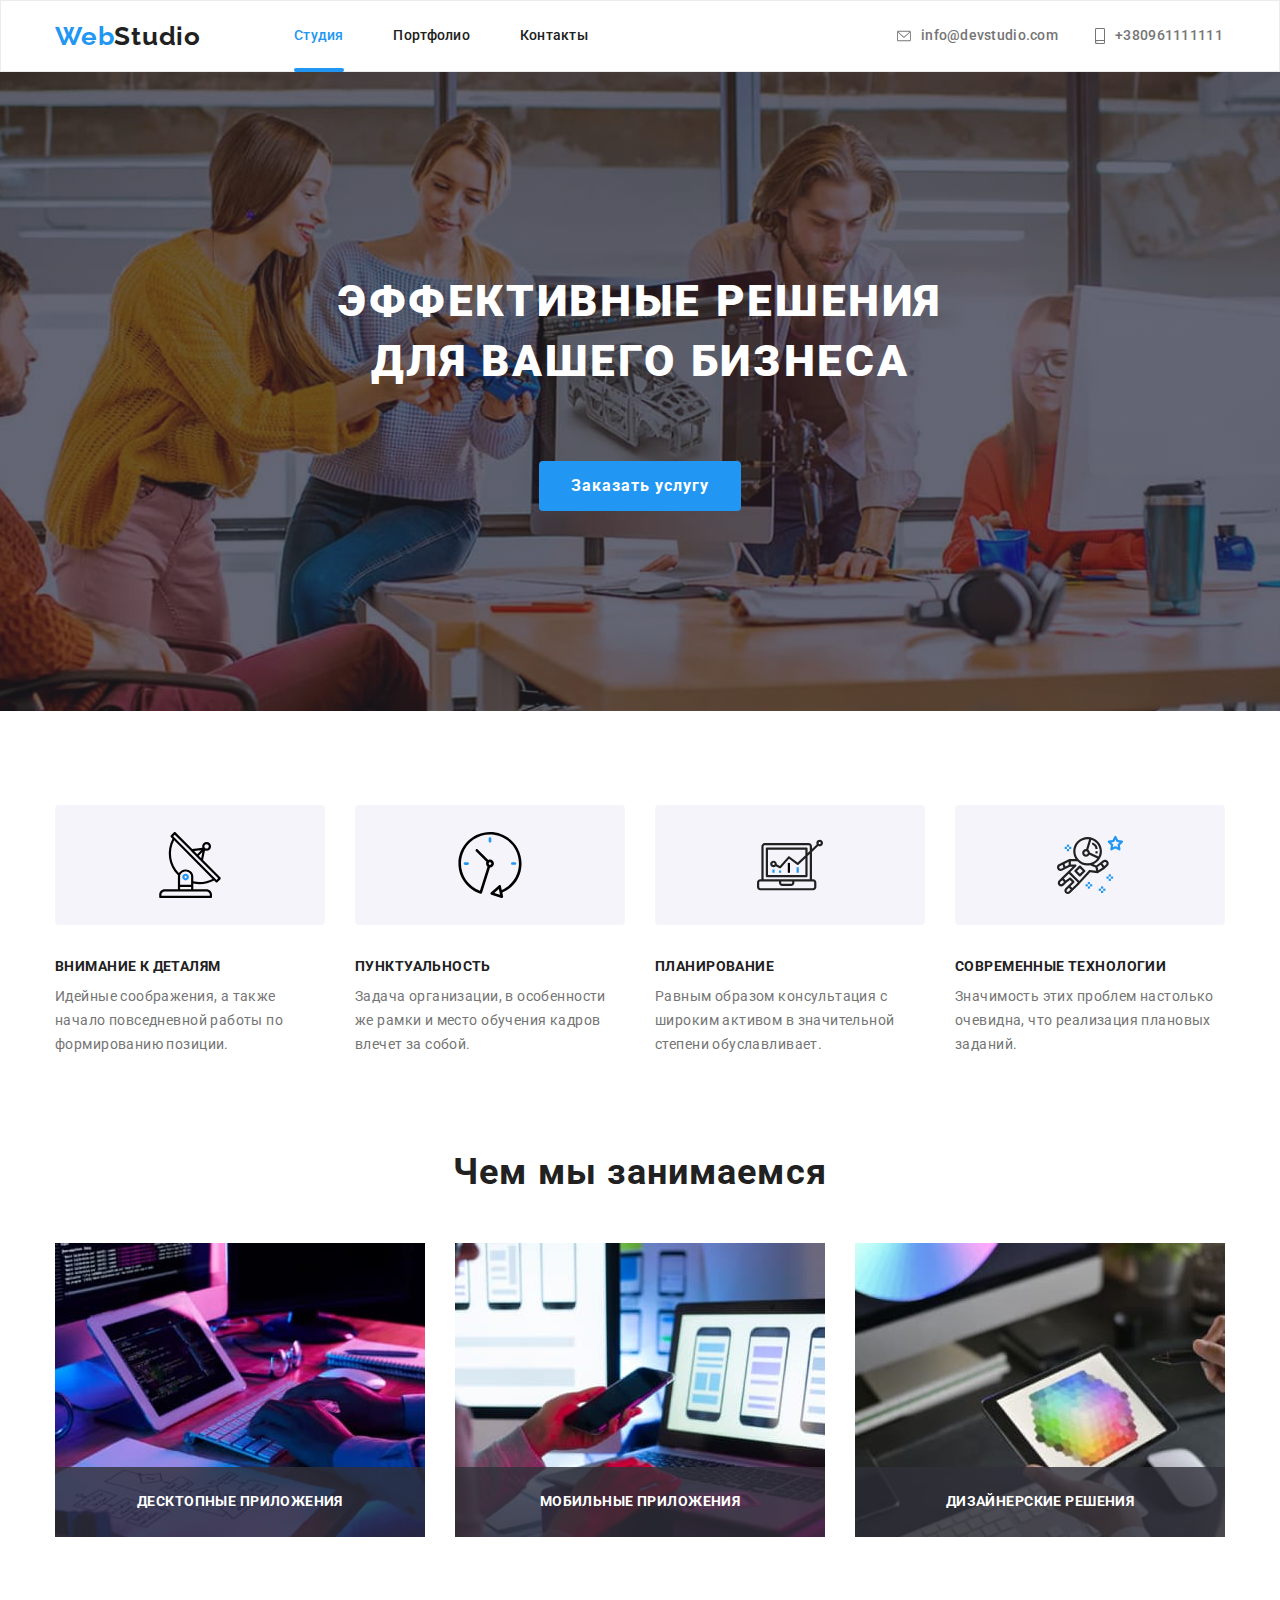
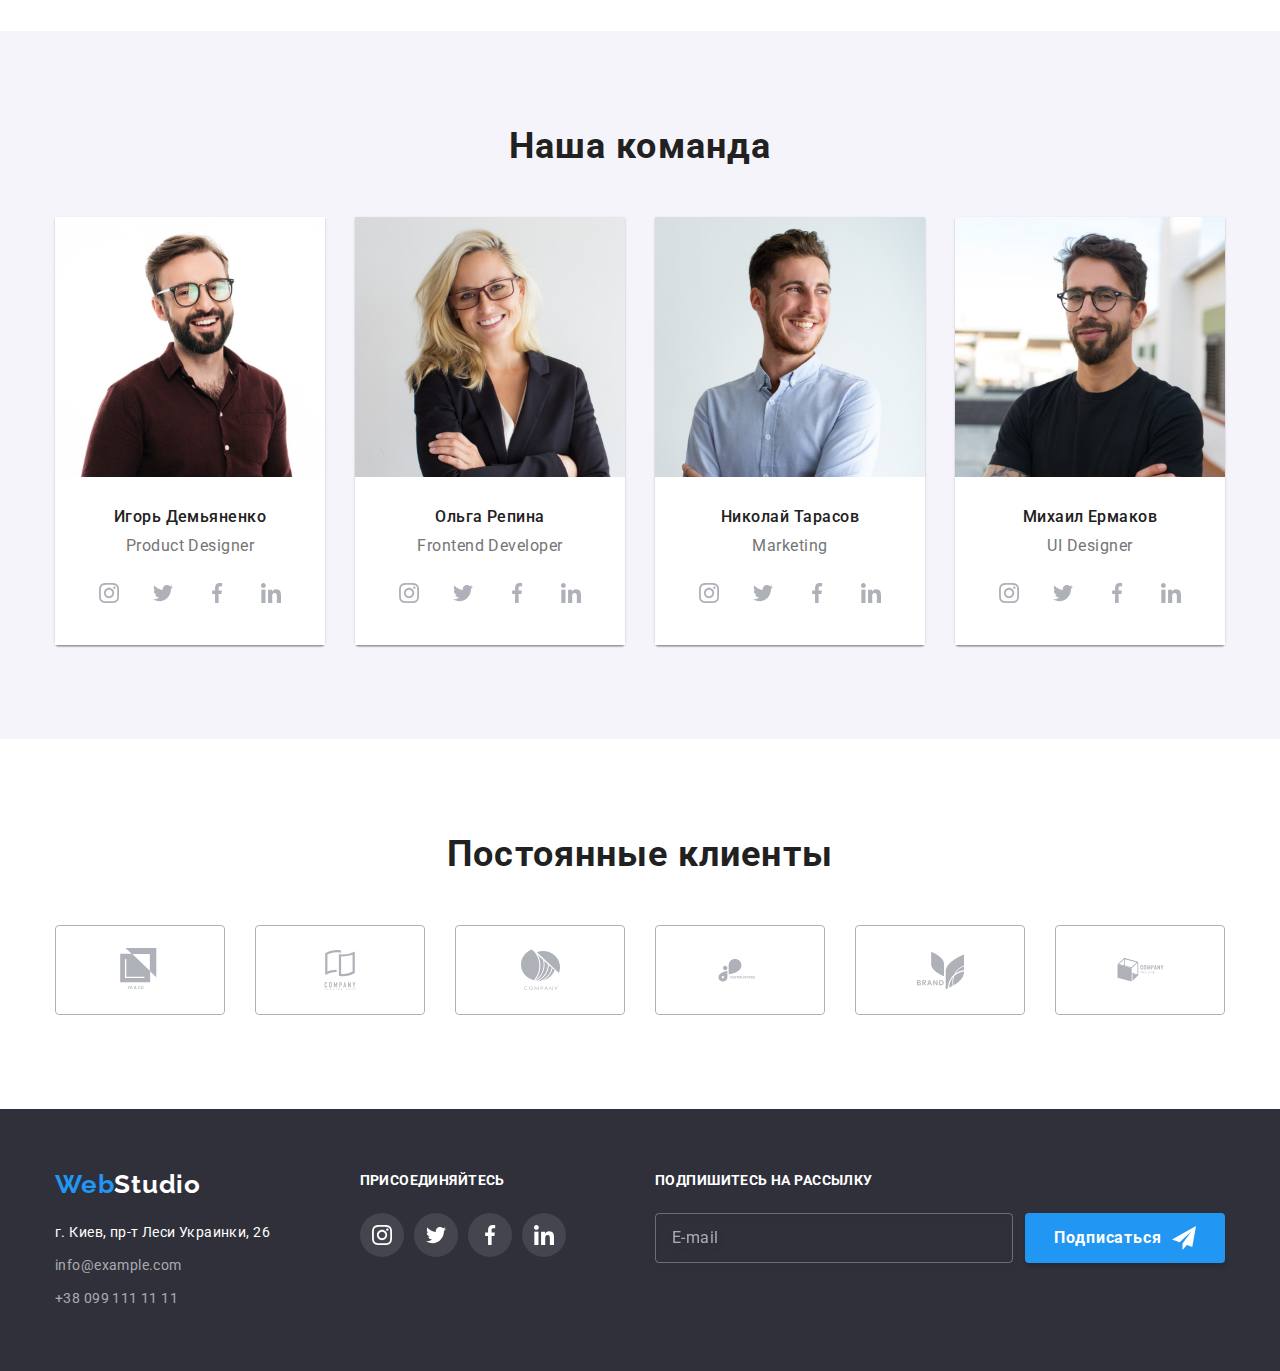
<file: index.html>
<!DOCTYPE html>
<html lang="ru">
<head>
    <meta charset="UTF-8">
    <meta name="viewport" content="width=device-width, initial-scale=1.0">
    <title>WebStudio</title>
    <link rel="preconnect" href="https://fonts.gstatic.com">
    <link href="https://fonts.googleapis.com/css2?family=Raleway:wght@600&family=Roboto:wght@400;500;700;900&display=swap"
        rel="stylesheet">
        <link rel="stylesheet" href="https://cdnjs.cloudflare.com/ajax/libs/modern-normalize/1.0.0/modern-normalize.min.css" />
    <link rel="stylesheet" href="./css/styles.css" />
</head>
<body class="body studio">
        <header class="header">
            <div class="container">
              <nav class="site-nav">
                <a class="header-logo" href="./index.html"><span>Web</span>Studio</a>
                <ul class="nav-list">
                    <li class="nav-list-item">
                        <a class="nav-list-link current" href="./index.html">Студия</a>
                    </li>
                    <li class="nav-list-item">
                        <a class="nav-list-link" href="./portfolio.html">Портфолио</a>
                    </li>
                    <li class="nav-list-item">
                        <a class="nav-list-link" href="#">Контакты</a>
                    </li>
                </ul>
              </nav>
            <address class="header-address">
                <ul class="header-adress-list">
                    <li>
                        <a class="header-mail" href="tomail:info@devstudio.com">
                            <svg class="mail-icon" width="16" height="12">
                                <use href="./image/sprite.svg#mail"></use>
                            </svg>
                            info@devstudio.com</a>
                    </li>
                    <li>
                        <a class="header-tel" href="tel:+380961111111">
                            <svg class="phone-icon" width="10" height="16">
                                <use href="./image/sprite.svg#phone"></use>
                            </svg>
                            +380961111111</a>
                    </li>
                </ul>
            </address>
        </div>
        
    </header>
    <main class="main studio">
        <section class="hero">
            <div class="container">
                <h1 class="hero-title">Эффективные решения <br> для вашего бизнеса</h1><!-- Возможно не <br> ,а css-->
                <button type="button" class="hero-btn" data-modal-open>Заказать услугу</button>
            </div>
        </section>

        <section class="about">
            <div class="container">
                <ul class="about-list">
                    <li class="about-list-item">
                        <svg class="about-list-image" width="70" height="70">
                            <use href="./image/sprite.svg#antenna"></use>
                        </svg>
                        <h3 class="about-subtitle">Внимание к деталям</h3>
                        <p class="about-description">Идейные соображения, а также начало повседневной работы по формированию позиции.
                        </p>
                    </li>
                    <li class="about-list-item">
                        <svg class="about-list-image" width="70" height="70">
                            <use href="./image/sprite.svg#clock"></use>
                        </svg>
                        <h3 class="about-subtitle">Пунктуальность</h3>
                        <p class="about-description">Задача организации, в особенности же рамки и место обучения кадров влечет за собой.
                        </p>
                    </li>
                
                    <li class="about-list-item">
                        <svg class="about-list-image" width="70" height="70">
                            <use href="./image/sprite.svg#diagram"></use>
                        </svg>
                        <h3 class="about-subtitle">Планирование</h3>
                        <p class="about-description">Равным образом консультация с широким активом в значительной степени обуславливает.
                        </p>
                    </li>
                    <li class="about-list-item">
                        <svg class="about-list-image" width="70" height="70">
                            <use href="./image/sprite.svg#astronaut"></use>
                        </svg>
                        <h3 class="about-subtitle">Современные технологии</h3>
                        <p class="about-description">Значимость этих проблем настолько очевидна, что реализация плановых заданий.</p>
                    </li>
                </ul>
                <h2 class="about-title">Чем мы занимаемся</h2>
                <ul class="about-images">
                    <li class="about-images-item">
                        <img src="./image/img.jpg" alt="человек работает за компьютером" width="370" height="294">
                        <p class="about-image-description">Десктопные приложения</p>
                    </li>
                    <li class="about-images-item">
                        <img src="./image/img(1).jpg" alt="человек с телефоном в руках" width="370" height="294">
                        <p class="about-image-description">Мобильные приложения</p>
                    </li>
                    <li class="about-images-item">
                        <img src="./image/img(2).jpg" alt="планшет в руках" width="370" height="294">
                        <p class="about-image-description">Дизайнерские решения</p>
                    </li>
                </ul>
            </div>
            

        </section>

        <section class="command">
            <div class="container">
                <h2 class="command-title">Наша команда</h2>
                <ul class="command-list">
                    <li class="command-list-item">
                        <img src="./image/img(3).jpg" alt="Фото Игорь Демьяненко" width="270" height="260">
                        <div class="command-card-description">
                            <h3 class="command-list-name">Игорь Демьяненко</h3>
                            <p class="command-description">Product Designer</p>
                            <ul class="social-list">
                                <li class="social-list-item">
                                    <a class="social-link" href="#">
                                        <svg class="social-link-logo">
                                            <use href="./image/sprite.svg#instagram"> </use>
                                        </svg>
                                    </a>
                                </li>

                                <li class="social-links-item">
                                    <a class="social-link" href="#">
                                        <svg class="social-link-logo">
                                            <use href="./image/sprite.svg#twitter"> </use>
                                        </svg>
                                    </a>
                                </li>
                                <li class="social-links-item">
                                    <a class="social-link" href="#">
                                        <svg class="social-link-logo">
                                            <use href="./image/sprite.svg#facebook"> </use>
                                        </svg>
                                    </a>
                                </li>
                                <li class="social-links-item">
                                    <a class="social-link" href="#">
                                        <svg class="social-link-logo">
                                            <use href="./image/sprite.svg#linkedin"> </use>
                                        </svg>
                                    </a>
                                </li>
                            </ul>
                        </div>
                    </li>
                    <li class="command-list-item">
                        <img src="./image/img(4).jpg" alt="Фото Ольга Репина" width="270" height="260">
                        <div class="command-card-description">
                            <h3 class="command-list-name">Ольга Репина</h3>
                            <p class="command-description">Frontend Developer</p>
                            <ul class="social-list">
                                <li class="social-list-item">
                                    <a class="social-link" href="#">
                                        <svg class="social-link-logo">
                                            <use href="./image/sprite.svg#instagram"> </use>
                                        </svg>
                                    </a>
                                </li>
                            
                                <li class="social-links-item">
                                    <a class="social-link" href="#">
                                        <svg class="social-link-logo">
                                            <use href="./image/sprite.svg#twitter"> </use>
                                        </svg>
                                    </a>
                                </li>
                                <li class="social-links-item">
                                    <a class="social-link" href="#">
                                        <svg class="social-link-logo">
                                            <use href="./image/sprite.svg#facebook"> </use>
                                        </svg>
                                    </a>
                                </li>
                                <li class="social-links-item">
                                    <a class="social-link" href="#">
                                        <svg class="social-link-logo">
                                            <use href="./image/sprite.svg#linkedin"> </use>
                                        </svg>
                                    </a>
                                </li>
                            </ul>
                        </div>
                    </li>
                    <li class="command-list-item">
                        <img src="./image/img(5).jpg" alt="Фото Николай Тарасов" width="270" height="260">
                        <div class="command-card-description">
                            <h3 class="command-list-name">Николай Тарасов</h3>
                        <p class="command-description">Marketing</p>
                        <ul class="social-list">
                            <li class="social-list-item">
                                <a class="social-link" href="#">
                                    <svg class="social-link-logo">
                                        <use href="./image/sprite.svg#instagram"> </use>
                                    </svg>
                                </a>
                            </li>
                        
                            <li class="social-links-item">
                                <a class="social-link" href="#">
                                    <svg class="social-link-logo">
                                        <use href="./image/sprite.svg#twitter"> </use>
                                    </svg>
                                </a>
                            </li>
                            <li class="social-links-item">
                                <a class="social-link" href="#">
                                    <svg class="social-link-logo">
                                        <use href="./image/sprite.svg#facebook"> </use>
                                    </svg>
                                </a>
                            </li>
                            <li class="social-links-item">
                                <a class="social-link" href="#">
                                    <svg class="social-link-logo">
                                        <use href="./image/sprite.svg#linkedin"> </use>
                                    </svg>
                                </a>
                            </li>
                        </ul>
                       </div>
                    </li>
                    <li class="command-list-item">
                        <img src="./image/img(6).jpg" alt="Фото Михаил Ермаков" width="270" height="260">
                        <div class="command-card-description">
                            <h3 class="command-list-name">Михаил Ермаков</h3>
                            <p class="command-description">UI Designer</p>
                            <ul class="social-list">
                                <li class="social-list-item">
                                    <a class="social-link" href="#">
                                        <svg class="social-link-logo">
                                            <use href="./image/sprite.svg#instagram"> </use>
                                        </svg>
                                    </a>
                                </li>
                            
                                <li class="social-links-item">
                                    <a class="social-link" href="#">
                                        <svg class="social-link-logo">
                                            <use href="./image/sprite.svg#twitter"> </use>
                                        </svg>
                                    </a>
                                </li>
                                <li class="social-links-item">
                                    <a class="social-link" href="#">
                                        <svg class="social-link-logo">
                                            <use href="./image/sprite.svg#facebook"> </use>
                                        </svg>
                                    </a>
                                </li>
                                <li class="social-links-item">
                                    <a class="social-link" href="#">
                                        <svg class="social-link-logo">
                                            <use href="./image/sprite.svg#linkedin"> </use>
                                        </svg>
                                    </a>
                                </li>
                            </ul>
                        </div>
                    </li>
                </ul>
            </div>   
        </section>

        <section class="clients">
            <div class="container">
                <h2 class="clients-title">Постоянные клиенты</h2>
                    <ul class="clients-list">
                        <li class="clients-list-item">
                            <a class="clients-list-link" href="#">
                            <svg class= "clients-list-logo" width="44" height="50">
                                <use href="./image/sprite.svg#logo-1"></use>
                            </svg>
                            </a>
                        </li>

                        <li class="clients-list-item">
                            <a class="clients-list-link" href="#">
                                <svg class="clients-list-logo" width="40" height="52">
                                    <use href="./image/sprite.svg#logo-2"></use>
                                </svg>
                            </a>
                        </li>

                        <li class="clients-list-item">
                            <a class="clients-list-link" href="#">
                                <svg class="clients-list-logo" width="41" height="42">
                                    <use href="./image/sprite.svg#logo-3"></use>
                                </svg>
                            </a>
                        </li>

                        <li class="clients-list-item">
                            <a class="clients-list-link" href="#">
                                <svg class="clients-list-logo" width="80" height="43">
                                    <use href="./image/sprite.svg#logo-4"></use>
                                </svg>
                            </a>
                        </li>

                        <li class="clients-list-item">
                            <a class="clients-list-link" href="#">
                                <svg class="clients-list-logo" width="59" height="47">
                                    <use href="./image/sprite.svg#logo-5"></use>
                                </svg>
                            </a>
                        </li>

                        <li class="clients-list-item">
                            <a class="clients-list-link" href="#">
                                <svg class="clients-list-logo" width="89" height="46">
                                    <use href="./image/sprite.svg#logo-6"></use>
                                </svg>
                            </a>
                        </li>
                            
                            
                            
                    </ul>
            </div>

        </section>

    </main>

    <footer class="footer">
        <div class="container">
            <div class="address-list" >
                <a class="footer-logo" href="./index.html"><span>Web</span>Studio</a>
                <address class="address">
                    <p class="address-item">г. Киев, пр-т Леси Украинки, 26</p>
                    <a class="footer-mail" href="mailto:info@example.com">info@example.com</a>
                    <a class="footer-tel" href="tel:+380991111111">+38 099 111 11 11</a>
                </address>
            </div>
            <div class="social-content">
                <b class="heading-text">присоединяйтесь</b>
                <ul class="footer-social-list">
                    <li>
                    <a class="social-link" href="#">
                        <svg class="social-link-logo">
                            <use href="./image/sprite.svg#instagram"> </use>
                        </svg>
                    </a>
                    </li>

                    <li>
                        <a class="social-link" href="#">
                            <svg class="social-link-logo">
                                <use href="./image/sprite.svg#twitter"> </use>
                            </svg>
                        </a>
                    </li>
                    <li>
                        <a class="social-link" href="#">
                            <svg class="social-link-logo">
                                <use href="./image/sprite.svg#facebook"> </use>
                            </svg>
                        </a>
                    </li>
                    <li>
                        <a class="social-link" href="#">
                            <svg class="social-link-logo">
                                <use href="./image/sprite.svg#linkedin"> </use>
                            </svg>
                        </a>
                    </li>
                </ul>
            </div>

            <form>
                <b class="subscribe-text">Подпишитесь на рассылку </b>
                    <div class="subscribe-field">
                        <input class="input-subscribe" type="email" name="subscribe" placeholder="E-mail">
                            <button type="submit" class="footer-submit-btn">Подписаться
                                <svg class="icon-send" width="24" height="24">
                                    <use href="./image/sprite.svg#icon-send"></use>
                                </svg>
                            </button>
                    </div>
            </form>
        </div>
        
    </footer>

    <div class="backdrop is-hidden" data-modal>
        <div class="modal">
            <button type="button" class="close-btn" data-modal-close>
                <svg class="modal-close" width="18" height="18">
                    <use href="./image/sprite.svg#icon-close"></use>
                    </svg>
            </button>
         <form class="modal-form" autocomplete="off">
             <b class="form-text">Оставьте свои данные, мы вам перезвоним</b>
            <label class="form-label">Имя
                <span class="modal-wrapper">
            <input class="form-input" type="text" name="name">
            <svg class="form-icon" width="18" height="18">
                <use href="./image/sprite.svg#icon-person"></use>
            </svg>
            </span>
            </label>

            <label class="form-label">Телефон
                <span class="modal-wrapper">
            <input class="form-input" type="tel" name="tel">
                        <svg class="form-icon" width="18" height="18">
                            <use href="./image/sprite.svg#icon-phone"></use>
                        </svg>
                        </span>
            </label>

            <label class="form-label">Почта
                <span class="modal-wrapper">
            <input class="form-input" type="email" name="mail">
                        <svg class="form-icon" width="18" height="18">
                            <use href="./image/sprite.svg#icon-email"></use>
                        </svg>
                        </span>
            </label>
            
            <label class="form-label" for="user-comment">Комментарий</label>
            <textarea class="form-comment" name="comment" id="user-comment" placeholder="Введите текст"></textarea>
            
        
            <input class="input-policy visually-hidden" type="checkbox" name="input-policy" id="form-policy" value="accept-policy">
            <label class="form-policy" for="form-policy">Соглашаюсь с рассылкой и принимаю <a class="policy-link" href="#">Условия договора</a></label>

            
            <button class="form-submit" type="submit">Отправить</button>

        </form>



        </div>
    </div>
    <script src="./js/modal.js"></script>
</body>
</html>
</file>
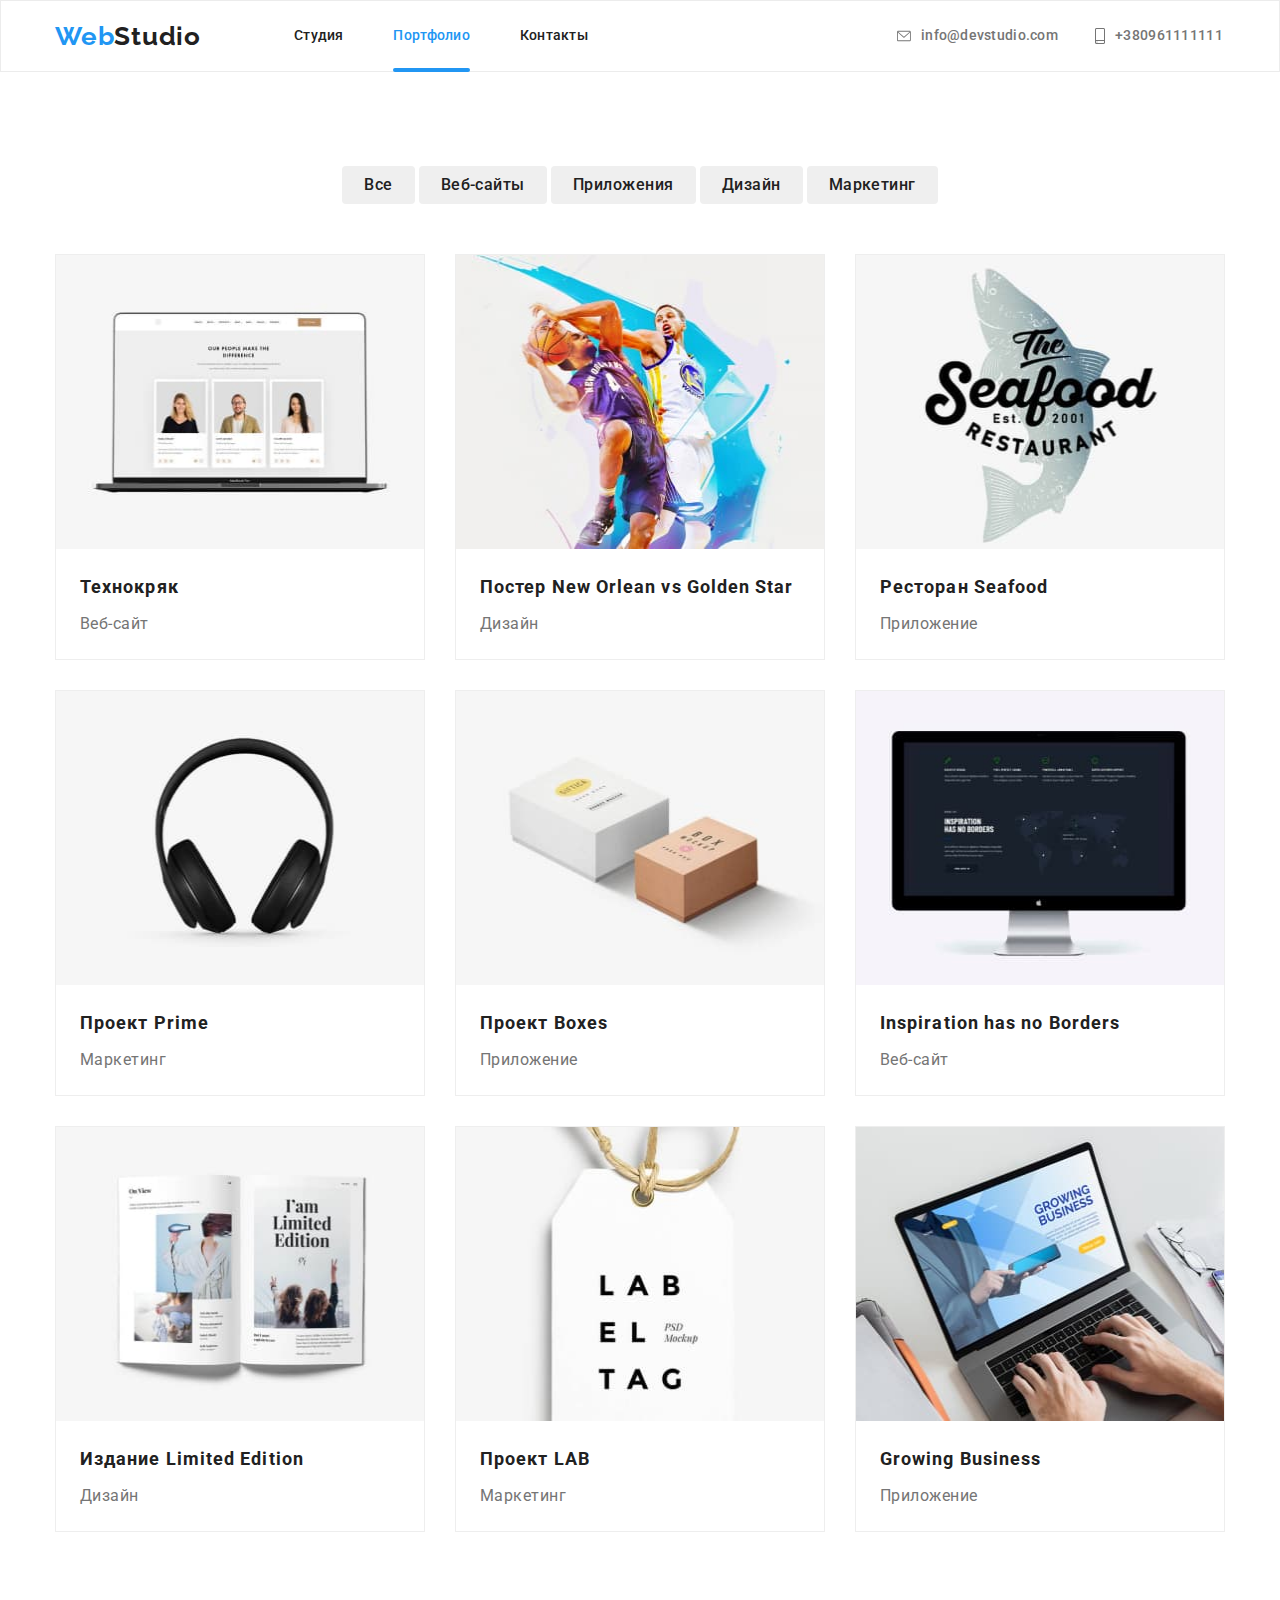
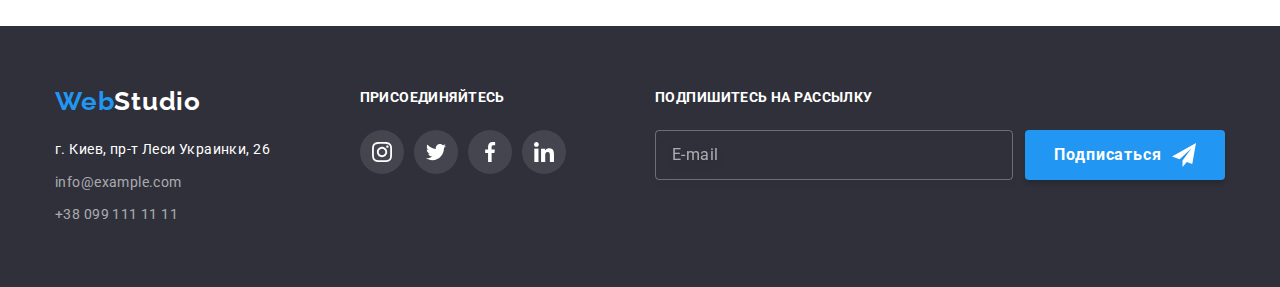
<file: portfolio.html>
<!DOCTYPE html>
<html lang="ru">
<head>
    <meta charset="UTF-8">
    <meta name="viewport" content="width=device-width, initial-scale=1.0">
    <title>WebStudio</title>
    <link rel="preconnect" href="https://fonts.gstatic.com">
    <link href="https://fonts.googleapis.com/css2?family=Raleway:wght@600&family=Roboto:wght@400;500;700;900&display=swap"
        rel="stylesheet">
        <link rel="stylesheet" href="https://cdnjs.cloudflare.com/ajax/libs/modern-normalize/1.0.0/modern-normalize.min.css" />
    <link rel="stylesheet" href="./css/styles.css" />
</head>
<body class="body portfolio">
    <header class="header">
        <div class="container">
            <nav class="site-nav">
                <a class="header-logo" href="./index.html"><span>Web</span>Studio</a>
                <ul class="nav-list">
                    <li class="nav-list-item">
                        <a class="nav-list-link" href="./index.html">Студия</a>
                    </li>
                    <li class="nav-list-item">
                        <a class="nav-list-link current" href="./portfolio.html">Портфолио</a>
                    </li>
                    <li class="nav-list-item">
                        <a class="nav-list-link" href="#">Контакты</a>
                    </li>
                </ul>
            </nav>
            
            <address class="header-address">
                <ul class="header-adress-list">
                   <li>
                       <a class="header-mail" href="tomail:info@devstudio.com">
                           <svg class="mail-icon" width="16" height="12">
                                <use href="./image/sprite.svg#mail"></use>
                            </svg>
                            info@devstudio.com</a>
                    </li>
                    <li>
                        <a class="header-tel" href="tel:+380961111111">
                            <svg class="phone-icon" width="10" height="16">
                                 <use href="./image/sprite.svg#phone"></use>
                            </svg>
                            +380961111111</a>
                    </li>
                </ul>
            </address>
        </div>
        
    </header>

    <main class="main portfolio">
        <section class="projects">
            <div class="container">
                <h1 class="visually-hidden">Проекты</h1> <!--невидимый-->
                <button class="btn-sorting" type="button">Все</button>
                <button class="btn-sorting" type="button">Веб-сайты</button>
                <button class="btn-sorting" type="button">Приложения</button>
                <button class="btn-sorting" type="button">Дизайн</button>
                <button class="btn-sorting" type="button">Маркетинг</button>
                
                <ul class="projects-list">
                    <li class="projects-list-item">
                        <a class="project-link" href="#">
                            <div class="card">
                                <img src="./image/img(7).jpg" alt="ноутбук с открытым веб-сайтом" width="370" height="294">
                                    <p class="project-overley">Технокряк это современная площадка распространения коронавируса. Компании используют эту
                                    платформу для цифрового
                                    шпионажа и атак на защищённые сервера конкурентов.</p>
                            </div>

                        
                        <div class="project-card-description">
                            <h2 class="project-name">Технокряк</h2>
                            <p class="projects-list-text">Веб-сайт</p>
                        </div>
                        </a>
                    </li>
                
                    <li class="projects-list-item">
                        <a class="project-link" href="#">
                            <div class="card">
                            <img src="./image/img(8).jpg" alt="два спортсмена играют в баскетбол" width="370" height="294">
                            <p class="project-overley">Технокряк это современная площадка распространения коронавируса. Компании используют эту платформу для цифрового
                            шпионажа и атак на защищённые сервера конкурентов.</p>
                            </div>
                        <div class="project-card-description">
                            <h2 class="project-name">Постер New Orlean vs Golden Star</h2>
                            <p class="projects-list-text">Дизайн</p>
                        </div>
                    </a>
                    </li>
                
                    <li class="projects-list-item">
                        <a class="project-link" href="#">
                            <div class="card">
                                <img src="./image/img(9).jpg" alt="логотип ресторана" width="370" height="294">
                                <p class="project-overley">Технокряк это современная площадка распространения коронавируса. Компании используют эту платформу для цифрового
                            шпионажа и атак на защищённые сервера конкурентов.</p>
                            </div>
                        <div class="project-card-description">
                            <h2 class="project-name">Ресторан Seafood</h2>
                            <p class="projects-list-text">Приложение</p>
                        </div>
                        </a>
                    </li>
                
                    <li class="projects-list-item">
                        <a class="project-link" href="#">
                            <div class="card"> 
                                <img src="./image/img(10).jpg" alt="наушники" width="370" height="294">
                                <p class="project-overley">Технокряк это современная площадка распространения коронавируса. Компании используют эту платформу для цифрового
                            шпионажа и атак на защищённые сервера конкурентов.</p>
                            </div>
                        <div class="project-card-description">
                            <h2 class="project-name">Проект Prime</h2>
                            <p class="projects-list-text">Маркетинг</p>
                        </div>
                        </a>
                    </li>
                
                    <li class="projects-list-item">
                        <a class="project-link" href="#">
                            <div class="card">
                               <img src="./image/img(11).jpg" alt="две коробки" width="370" height="294">
                                <p class="project-overley">Технокряк это современная площадка распространения коронавируса. Компании используют эту платформу для цифрового
                                шпионажа и атак на защищённые сервера конкурентов.</p>
                            </div>
                        <div class="project-card-description">
                            <h2 class="project-name">Проект Boxes</h2>
                            <p class="projects-list-text">Приложение</p>
                        </div>
                        </a>
                    </li>
                
                    <li class="projects-list-item">
                        <a class="project-link" href="#">
                            <div class="card">
                                <img src="./image/img(12).jpg" alt="монитор с открытым веб-сайом" width="370" height="294">
                                <p class="project-overley">Технокряк это современная площадка распространения коронавируса. Компании используют эту
                            платформу для цифрового
                            шпионажа и атак на защищённые сервера конкурентов.</p>
                            </div>
                            <div class="project-card-description">
                            <h2 class="project-name">Inspiration has no Borders</h2>
                            <p class="projects-list-text">Веб-сайт</p>
                       </div>
                    </a>
                    </li>
                
                    <li class="projects-list-item">
                        <a class="project-link" href="#">
                            <div class="card">
                            <img src="./image/img(13).jpg" alt="открытая книга" width="370" height="294">
                        <p class="project-overley">Технокряк это современная площадка распространения коронавируса. Компании используют эту
                            платформу для цифрового
                            шпионажа и атак на защищённые сервера конкурентов.</p>
                            </div>
                            <div class="project-card-description">
                            <h2 class="project-name">Издание Limited Edition</h2>
                            <p class="projects-list-text">Дизайн</p>
                        </div>
                        </a>
                    </li>
                
                    <li class="projects-list-item">
                        <a class="project-link" href="#">
                            <div class="card">
                            <img src="./image/img(14).jpg" alt="логотип" width="370" height="294">
                        <p class="project-overley">Технокряк это современная площадка распространения коронавируса. Компании используют эту
                            платформу для цифрового
                            шпионажа и атак на защищённые сервера конкурентов.</p>
                            </div>
                            <div class="project-card-description">
                            <h2 class="project-name">Проект LAB</h2>
                            <p class="projects-list-text">Маркетинг</p>
                        </div>
                        </a>
                    </li>
                
                    <li class="projects-list-item">
                        <a class="project-link" href="#">
                            <div class="card">
                            <img src="./image/img(15).jpg" alt="работающий ноутбук" width="370" height="294">
                        <p class="project-overley">Технокряк это современная площадка распространения коронавируса. Компании используют эту
                            платформу для цифрового
                            шпионажа и атак на защищённые сервера конкурентов.</p>
                            </div>
                            <div class="project-card-description">
                            <h2 class="project-name">Growing Business</h2>
                            <p class="projects-list-text">Приложение</p>
                        </div>
                        </a>
                    </li>
                
                </ul>

            </div>
            
        </section>

    </main>

    <footer class="footer">
        <div class="container">
            <div class="address-list">
                <a class="footer-logo" href="./index.html"><span>Web</span>Studio</a>
                <address class="address">
                    <p class="address-item">г. Киев, пр-т Леси Украинки, 26</p>
                    <a class="footer-mail" href="mailto:info@example.com">info@example.com</a>
                    <a class="footer-tel" href="tel:+380991111111">+38 099 111 11 11</a>
                </address>
            </div>
            <div class="social-content">
                <b class="heading-text">присоединяйтесь</b>
                <ul class="footer-social-list">
                    <li>
                        <a class="social-link" href="#">
                            <svg class="social-link-logo">
                                <use href="./image/sprite.svg#instagram"></use>
                            </svg>
                        </a>
                    </li>
    
                    <li>
                        <a class="social-link" href="#">
                            <svg class="social-link-logo">
                                <use href="./image/sprite.svg#twitter"></use>
                            </svg>
                        </a>
                    </li>
                    <li>
                        <a class="social-link" href="#">
                            <svg class="social-link-logo">
                                <use href="./image/sprite.svg#facebook"></use>
                            </svg>
                        </a>
                    </li>
                    <li>
                        <a class="social-link" href="#">
                            <svg class="social-link-logo">
                                <use href="./image/sprite.svg#linkedin"></use>
                            </svg>
                        </a>
                    </li>
                </ul>
            </div>

            <form>
                <b class="subscribe-text">Подпишитесь на рассылку</b>
                <div class="subscribe-field">
                    <input class="input-subscribe" type="email" name="subscribe" placeholder="E-mail">
                   <button type="submit" class="footer-submit-btn">Подписаться
                    <svg class="icon-send" width="24" height="24">
                        <use href="./image/sprite.svg#icon-send"></use>
                                </svg>
                    </button>
                </div>
            </form>




        </div>
    
    </footer>
</body>
</html>
</file>
<file: css/styles.css>
:root {
  --accent-color: #2196f3;
  --main-color: #757575;
  --secondary-color: #212121;
  --other-color: #ffffff;
  --time-func: cubic-bezier(0.4, 0, 0.2, 1);
}
html {
  box-sizing: border-box;
}

*,
*::before,
*::after {
  box-sizing: inherit;
}

h1,
h2,
h3,
h4,
h5,
h6,
p {
  margin: 0;
}
ul,
ol {
  list-style: none;
  margin: 0;
  padding: 0;
}
a {
  text-decoration: none;
}
img {
  display: block;
  max-width: 100%;
}

.visually-hidden {
  position: absolute;
  width: 1px;
  height: 1px;
  margin: -1px;
  border: 0;
  padding: 0;
  white-space: nowrap;
  clip-path: inset(100%);
  clip: rect(0 0 0 0);
  overflow: hidden;
}

.container {
  margin: 0 auto;
  width: 1200px;
  padding-left: 15px;
  padding-right: 15px;
  /* outline: 1px solid tomato; */
}

.body {
  font-family: "Roboto", sans-serif;
}

/*----------HEADER----------- */

.header .container {
  display: flex;
  align-items: center;
  min-height: 70px;
  justify-content: space-between;
  padding-right: 10px;
  font-weight: 500;
  font-size: 14px;
  line-height: 1.14;
  letter-spacing: 0.02em;
}

.header {
  border: 1px solid #ececec;
}
.site-nav {
  display: flex;
  align-items: center;
}

.header-logo {
  margin-right: 93px;
  font-family: "Raleway", sans-serif;
  font-weight: 700;
  font-size: 26px;
  line-height: 1.19;
  letter-spacing: 0.03em;
  color: var(--secondary-color);
}
.header-logo > span {
  color: var(--accent-color);
}

.nav-list {
  display: flex;
  width: 294px;
  height: 100%;
  justify-content: space-between;
}
.nav-list-link {
  display: block;
  color: var(--secondary-color);
  transition: color 250ms var(--time-func);
}

.header-mail {
  margin-right: 30px;
}
.header-mail,
.header-tel {
  transition: color 250ms var(--time-func);
  display: flex;

  align-items: center;
  justify-content: center;
  font-style: normal;
  color: var(--main-color);
}
.header-mail {
  width: 161px;
  height: 16px;
}
.header-tel {
  width: 142px;
  height: 16px;
}
.mail-icon,
.phone-icon {
  fill: currentColor;
  margin-right: 10px;
}
.header-adress-list {
  display: flex;
}

.nav-list-link:hover,
.nav-list-link:focus,
.header-mail:hover,
.header-mail:focus,
.header-tel:hover,
.header-tel:focus {
  color: var(--accent-color);
}

.current {
  color: var(--accent-color);
}
.nav-list-item {
  position: relative;
}
.current::after {
  position: absolute;
  left: 0;
  bottom: 0;
  transform: translateY(28px);
  content: "";
  width: 100%;
  height: 4px;
  background-color: var(--accent-color);
  border-radius: 2px;
}

/* ----------END-HEADER----------- */

/*----------FOOTER----------- */

.footer .container {
  display: flex;
  justify-content: space-between;
}
.footer {
  padding-top: 60px;
  padding-bottom: 60px;
  font-weight: 400;
  font-size: 14px;
  line-height: 1.71;
  letter-spacing: 0.03em;
  background-color: #2f303a;
}
.footer-logo {
  font-family: Raleway;
  font-weight: 700;
  font-size: 26px;
  line-height: 1.19;
  letter-spacing: 0.03em;
  color: var(--other-color);
}

.footer-logo > span {
  color: var(--accent-color);
}
.address {
  margin-top: 20px;
}
.address-item {
  margin-bottom: 9px;
  font-style: normal;
  color: var(--other-color);
}

.footer-mail {
  margin-bottom: 9px;
}
.footer-mail,
.footer-tel {
  display: block;
  font-style: normal;
  color: rgba(255, 255, 255, 0.6);
}

.heading-text {
  font-weight: 700;
  font-size: 14px;
  line-height: 1.14;
  letter-spacing: 0.03em;
  text-transform: uppercase;
  color: #ffffff;
}

.social-content {
  width: 206px;
  height: 80px;
}
.footer-social-list {
  margin-top: 20px;
  display: flex;
  justify-content: space-between;
}

.footer .social-link-logo {
  fill: var(--other-color);
}
.footer .social-link {
  background-color: rgba(255, 255, 255, 0.1);
}

.footer .social-link:hover,
.footer .social-link:focus {
  background-color: var(--accent-color);
}

.subscribe-text {
  font-weight: 700;
  font-size: 14px;
  line-height: 1.14;
  letter-spacing: 0.03em;
  text-transform: uppercase;
  color: #ffffff;
  /* margin-bottom: 20px; */
}

.input-subscribe {
  padding-left: 16px;
  width: 358px;
  height: 50px;
  border: 1px solid rgba(255, 255, 255, 0.3);
  filter: drop-shadow(0px 4px 4px rgba(0, 0, 0, 0.15));
  border-radius: 4px;
  background-color: inherit;
  color: rgba(255, 255, 255, 0.6);
}
.input-subscribe:focus {
  outline: none;
}

.input-subscribe::placeholder {
  font-weight: 400;
  font-size: 16px;
  line-height: 1.25;
  display: flex;
  align-items: center;
  letter-spacing: 0.03em;
  color: rgba(255, 255, 255, 0.6);
}
.footer-submit-btn {
  margin-left: 12px;
  width: 200px;
  height: 50px;
  background-color: var(--accent-color);
  cursor: pointer;
  border: transparent;
  box-shadow: 0px 4px 4px rgba(0, 0, 0, 0.15);
  border-radius: 4px;
  font-weight: 700;
  font-size: 16px;
  line-height: 1.87;
  display: flex;
  justify-content: center;
  align-items: center;
  text-align: center;
  letter-spacing: 0.06em;
  color: #ffffff;
}
.icon-send {
  margin-left: 10px;
}
.subscribe-field {
  /* outline: 1px solid tomato; */
  display: flex;
  justify-content: center;
  align-items: center;
  margin-top: 20px;
}
/*----------END-FOOTER----------- */

/*----------MAIN Cтудия----------- */

.hero {
  padding-top: 200px;
  padding-bottom: 200px;
  background-color: #2f303a;
  background-image: linear-gradient(
      rgba(47, 48, 58, 0.4),
      rgba(47, 48, 58, 0.4)
    ),
    url(../image/hero.jpg);
  background-repeat: no-repeat;
  background-size: cover;
  background-position: center;
}
.hero .container {
  text-align: center;
}
.hero-title {
  min-width: 696px;
  font-weight: 900;
  font-size: 44px;
  line-height: 1.36;
  text-align: center;
  letter-spacing: 0.06em;
  text-transform: uppercase;
  color: var(--other-color);
}

.hero-btn {
  height: 50px;
  min-width: 200px;
  cursor: pointer;
  border: transparent;
  border-radius: 4px;
  margin-top: 69px;
  padding: 10px 32px;
  font-family: "Roboto", sans-serif;
  font-style: normal;
  font-weight: 700;
  font-size: 16px;
  line-height: 1.87;
  text-align: center;
  letter-spacing: 0.06em;
  color: var(--other-color);
  background-color: var(--accent-color);
}

.backdrop {
  position: fixed;
  top: 0;
  left: 0;
  width: 100%;
  height: 100%;
  background-color: rgba(0, 0, 0, 0.2);
  transition: all 250ms var(--time-func);
}
.backdrop.is-hidden .modal {
  transform: translate(-50%, -50%) scale(0);
}

.modal {
  position: absolute;
  top: 50%;
  left: 50%;
  transform: translate(-50%, -50%) scale(1);
  opacity: 1;
  width: 528px;
  min-height: 581px;
  background-color: #ffffff;
  box-shadow: 0px 1px 3px rgba(0, 0, 0, 0.12), 0px 1px 1px rgba(0, 0, 0, 0.14),
    0px 2px 1px rgba(0, 0, 0, 0.2);
  border-radius: 4px;
  transition: transform 250ms var(--time-func);
}

.close-btn {
  position: absolute;
  top: 8px;
  right: 8px;
  width: 30px;
  height: 30px;
  background: #ffffff;
  border: 1px solid rgba(0, 0, 0, 0.1);
  border-radius: 50%;
  display: flex;
  justify-content: center;
  align-items: center;
}

.modal-close {
  transition: fill 250ms var(--time-func);
}
.close-btn:hover .modal-close,
.close-btn:focus .modal-close {
  fill: var(--accent-color);
}
.is-hidden {
  opacity: 0;
  pointer-events: none;
  visibility: hidden;
}

.about {
  padding-top: 94px;
  padding-bottom: 94px;
}

.about-list {
  display: flex;
}
.about-list-item {
  width: 270px;
}
.about-list-item:not(:last-child) {
  margin-right: 30px;
}

.about-list-image {
  padding: 25px 102px;
  width: 270px;
  height: 120px;
  background-color: #f5f4fa;
  border-radius: 4px;
  margin-bottom: 30px;
}
.about-subtitle {
  margin-bottom: 10px;
  font-weight: 700;
  font-size: 14px;
  line-height: 1.14;
  letter-spacing: 0.03em;
  text-transform: uppercase;
  color: var(--secondary-color);
}

.about-description {
  font-weight: 400;
  font-size: 14px;
  line-height: 1.71;
  letter-spacing: 0.03em;
  color: var(--main-color);
}

.about-images {
  display: flex;
}
.about-images-item:not(:last-child) {
  margin-right: 30px;
}
.about-images-item {
  position: relative;
}

.about-image-description {
  position: absolute;
  left: 0;
  bottom: 0;
  padding-top: 27px;
  width: 370px;
  height: 70px;
  font-weight: 700;
  font-size: 14px;
  line-height: 1.14;
  text-align: center;
  letter-spacing: 0.03em;
  text-transform: uppercase;
  color: var(--other-color);
  background-color: rgba(47, 48, 58, 0.8);
}
.about-title {
  min-width: 376px;
  margin-top: 94px;
  margin-bottom: 50px;
}
.about-title,
.command-title {
  font-weight: 700;
  font-size: 36px;
  line-height: 1.17;
  text-align: center;
  letter-spacing: 0.03em;
  color: var(--secondary-color);
}
.command {
  background-color: #f5f4fa;
}
.command-title {
  min-width: 264px;
  margin-bottom: 50px;
}
.command-list-item {
  border-radius: 0px 0px 4px 4px;
  box-shadow: 0px 1px 3px rgba(0, 0, 0, 0.12), 0px 1px 1px rgba(0, 0, 0, 0.14),
    0px 2px 1px rgba(0, 0, 0, 0.2);
}
.command-list-item:not(:last-child) {
  margin-right: 30px;
}

.command {
  padding-top: 94px;
  padding-bottom: 94px;
}

.command-list {
  display: flex;
}
.command-card-description {
  padding-top: 30px;
  padding-bottom: 30px;
  background-color: #fff;
}
.command-list-name {
  margin-bottom: 10px;
  font-weight: 500;
  font-size: 16px;
  line-height: 1.19;
  text-align: center;
  letter-spacing: 0.03em;
  color: var(--secondary-color);
}

.command-description {
  font-weight: 400;
  font-size: 16px;
  line-height: 1.19;
  text-align: center;
  letter-spacing: 0.03em;
  color: var(--main-color);
}

.social-list {
  display: flex;
  justify-content: space-between;
  margin-left: 32px;
  margin-right: 32px;
  margin-top: 16px;
}

.social-link {
  transition: color 250ms var(--time-func),
    background-color 250ms var(--time-func);
  display: flex;
  justify-content: center;
  align-items: center;
  width: 44px;
  height: 44px;
  background-color: #fff;
  border-radius: 50%;
}

.social-link-logo {
  fill: #afb1b8;
  width: 20px;
  height: 20px;
}
.social-link:hover .social-link-logo,
.social-link:focus .social-link-logo {
  fill: var(--other-color);
}
.social-link:hover,
.social-link:focus {
  background-color: var(--accent-color);
}

.clients {
  padding-top: 94px;
  padding-bottom: 94px;
}
.clients-title {
  font-weight: 700;
  font-size: 36px;
  line-height: 1.17;
  text-align: center;
  letter-spacing: 0.03em;
  color: var(--secondary-color);
}
.clients-title {
  margin-bottom: 50px;
}
.clients-list {
  display: flex;
  justify-content: space-between;
}

.clients-list-link {
  transition: border 250ms var(--time-func);
  display: flex;
  justify-content: center;
  width: 170px;
  height: 90px;
  align-items: center;
  justify-content: center;
  border: 1px solid #afb1b8;
  border-radius: 4px;
}
.clients-list-link:hover,
.clients-list-link:focus {
  border: 1px solid var(--accent-color);
}
.clients-list-link:hover .clients-list-logo,
.clients-list-link:focus .clients-list-logo {
  fill: var(--accent-color);
}

.clients-list-logo {
  transition: fill 250ms var(--time-func);
  fill: #afb1b8;
}
/*----------END-MAIN Cтудия----------- */

/*----------MAIN Портфолио----------- */

.projects {
  padding-top: 94px;
  padding-bottom: 94px;
  text-align: center;
}

.btn-sorting {
  padding: 6px 22px;
  margin-bottom: 50px;
  border-radius: 4px;
  font-family: "Roboto", sans-serif;
  font-style: normal;
  font-weight: 500;
  font-size: 16px;
  line-height: 1.62;
  text-align: center;
  letter-spacing: 0.03em;
  color: var(--secondary-color);
  border: none;
  cursor: pointer;
  transition: color 250ms var(--time-func),
    background-color 250ms var(--time-func), box-shadow 250ms var(--time-func);
}

.btn-sorting:hover,
.btn-sorting:focus {
  color: var(--other-color);
  background-color: var(--accent-color);
  box-shadow: 0px 3px 1px rgba(0, 0, 0, 0.1), 0px 1px 2px rgba(0, 0, 0, 0.08),
    0px 2px 2px rgba(0, 0, 0, 0.12);
}

.projects-list {
  display: flex;
  flex-wrap: wrap;
}
.projects-list-item {
  width: 370px;
  border: 1px solid #eeeeee;
  text-align: left;
  min-height: 404px;
}
.projects-list-item:not(:nth-child(3n)) {
  margin-right: 30px;
}
.projects-list-item:not(:nth-last-child(-n + 3)) {
  margin-bottom: 30px;
}
.project-link {
  display: block;
  transition: box-shadow 250ms var(--time-func);
}
.project-link:hover,
.project-link:focus {
  box-shadow: 0px 1px 1px rgba(0, 0, 0, 0.12), 0px 4px 4px rgba(0, 0, 0, 0.06),
    1px 4px 6px rgba(0, 0, 0, 0.16);
}

.project-card-description {
  padding: 20px 24px;
}

.project-name {
  font-weight: 700;
  font-size: 18px;
  line-height: 2;
  letter-spacing: 0.06em;
  color: var(--secondary-color);
}

.projects-list-text {
  margin-top: 4px;
  font-weight: 400;
  font-size: 16px;
  line-height: 1.87;
  letter-spacing: 0.03em;
  color: var(--main-color);
}

.card {
  position: relative;
  overflow: hidden;
}
.project-overley {
  position: absolute;
  bottom: 0;
  transform: translateY(100%);
  overflow: hidden;
  width: 100%;
  height: 100%;
  padding: 63px 24px;
  font-weight: 400;
  font-size: 18px;
  line-height: 1.55;
  letter-spacing: 0.03em;
  color: var(--other-color);
  background-color: rgba(33, 150, 243, 0.9);

  transition: transform 250ms var(--time-func);
}
.project-link:hover .project-overley,
.project-link:focus .project-overley {
  transform: translateY(0);
}
/*----------END-MAIN Портфолио----------- */

/*----------FORMS----------- */
.modal-form {
  display: flex;
  flex-direction: column;
  padding: 40px;
}

.form-text {
  font-weight: 700;
  font-size: 20px;
  line-height: 1.15;
  text-align: center;
  letter-spacing: 0.03em;
  color: var(--secondary-color);
  margin-bottom: 12px;
}
.form-label {
  font-weight: 400;
  font-size: 12px;
  line-height: 1.17;
  letter-spacing: 0.01em;
  color: var(--main-color);
}

.form-input {
  padding-left: 42px;
  width: 100%;
  height: 40px;
  border: 1px solid rgba(33, 33, 33, 0.2);
  border-radius: 4px;
  transition: border 250ms var(--time-func);
}

.modal-wrapper {
  position: relative;
  display: block;
  margin-top: 4px;
  margin-bottom: 10px;
}

.form-comment {
  resize: none;
  margin-top: 4px;
  padding: 16px;
  width: 100%;
  height: 120px;
  border: 1px solid rgba(33, 33, 33, 0.2);
  border-radius: 4px;
  transition: border 250ms var(--time-func);
}

.form-input:focus,
.form-comment:focus {
  outline: none;
  border: 1px solid var(--accent-color);
  border-radius: 4px;
}

.form-input:focus + .form-icon {
  fill: var(--accent-color);
  transition: fill 250ms var(--time-func);
}
.form-comment::placeholder {
  font-weight: 400;
  font-size: 14px;
  line-height: 1.14;
  letter-spacing: 0.01em;
  color: rgba(117, 117, 117, 0.5);
}

.form-policy {
  display: flex;
  justify-content: center;
  align-items: center;
  margin-top: 20px;
  font-weight: 400;
  font-size: 14px;
  line-height: 1.71;
  letter-spacing: 0.03em;
  color: var(--main-color);
}
.form-policy::before {
  content: "";
  display: inline-block;
  margin-right: 9px;
  width: 16px;
  height: 15px;
  background-color: var(--other-color);
  border: 2px solid var(--secondary-color);
  border-radius: 2px;
}
.input-policy:checked + .form-policy::before {
  background-color: var(--accent-color);
  border-color: var(--accent-color);
  box-shadow: none;
  background-image: url(../image/icon-check.svg);
  background-position: center;
  background-repeat: no-repeat;
}
.policy-link {
  text-decoration: underline;
  text-decoration-skip-ink: none;
  color: var(--accent-color);
}

.form-submit {
  display: block;
  margin: 0 auto;
  width: 200px;
  height: 50px;
  margin-top: 30px;
  background-color: var(--accent-color);
  cursor: pointer;
  border: transparent;
  box-shadow: 0px 4px 4px rgba(0, 0, 0, 0.15);
  border-radius: 4px;
  font-weight: 700;
  font-size: 16px;
  line-height: 1.87;
  letter-spacing: 0.06em;
  color: var(--other-color);
}

.form-icon {
  position: absolute;
  top: 50%;
  transform: translateY(-50%);
  left: 12px;
  display: block;
}
</file>
